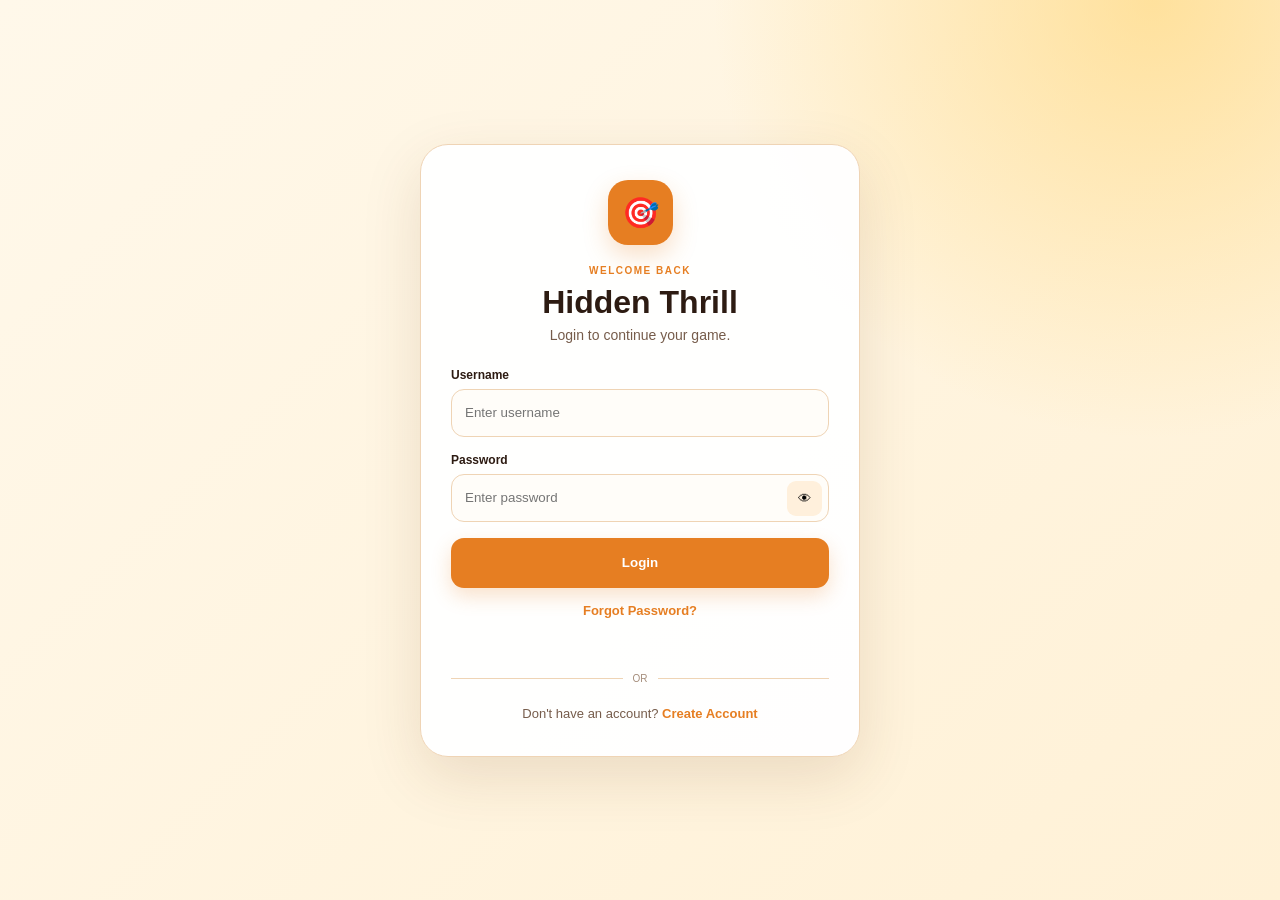
<file: index.html>
<!DOCTYPE html>
<html lang="en">
<head>
    <meta charset="UTF-8">
    <meta name="viewport" content="width=device-width, initial-scale=1.0">
    <title>Hidden Thrill</title>
</head>
<body>

    <script>
        window.location.href = "index(1).html";
    </script>

</body>
</html>
</file>
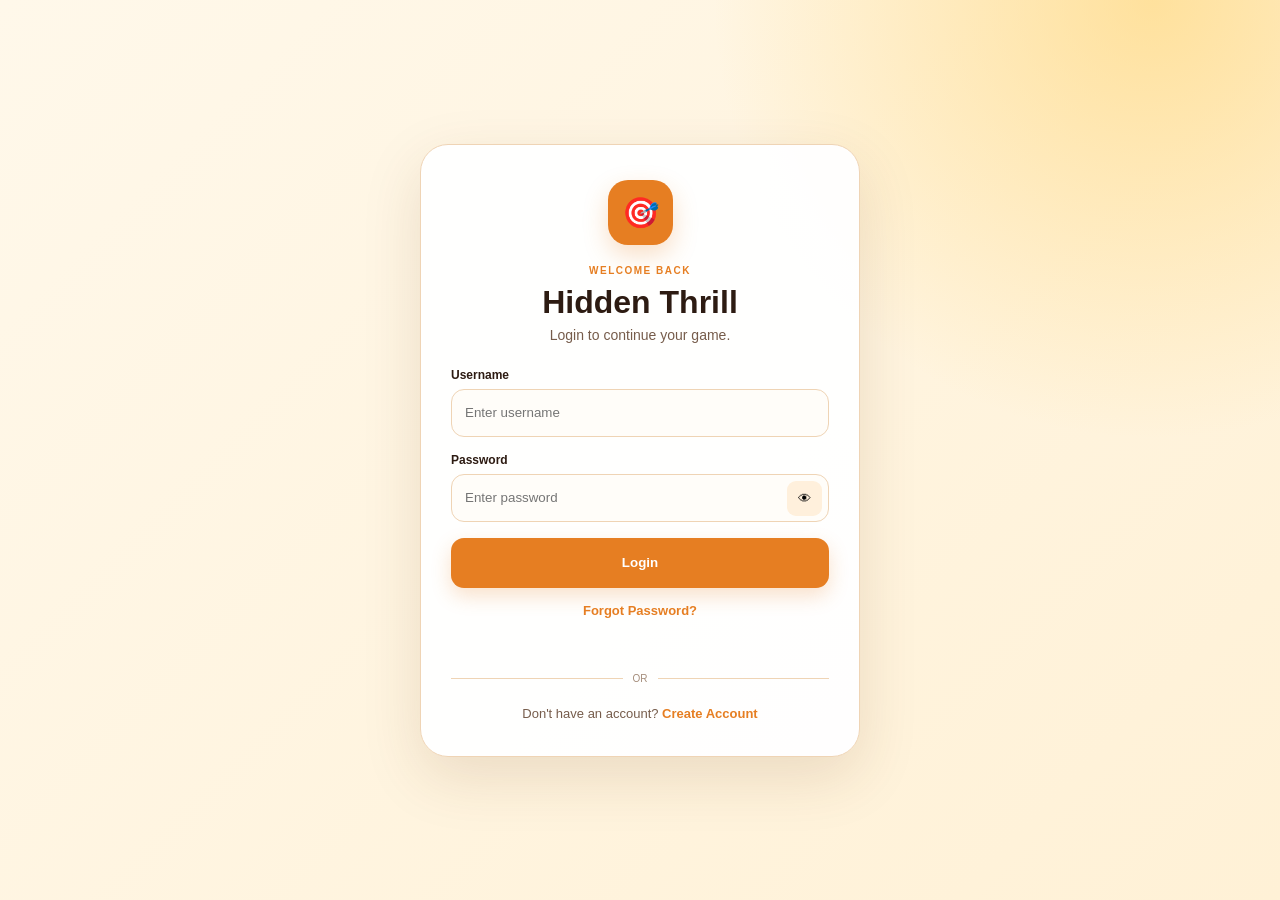
<file: index(1).html>
<!DOCTYPE html>
<html lang="en">
<head>
    <meta charset="UTF-8">
    <meta name="viewport" content="width=device-width, initial-scale=1.0">
    <title>Hidden Thrill</title>
    <link rel="stylesheet" href="style(1).css">
</head>

<body>

    <!-- HOME PAGE -->
    <section id="homePage" class="page active">

        <div class="sun-glow"></div>

        <header class="home-header">

            <div>
                <h1>Hidden Thrill</h1>
                <p data-i18n="tagline">Every Card Hides a Surprise</p>
            </div>

            <div class="home-header-right">

                <div class="user-profile">
                    <span class="profile-icon">👤</span>
                    <span id="profileName">User</span>
                </div>

                <button id="logoutBtn" class="logout-btn">
                    Logout
                </button>

                <div class="language-box">
                    <label for="languageSelect" data-i18n="language">Language</label>
                    <select id="languageSelect">
                        <option value="en">English</option>
                        <option value="te">తెలుగు</option>
                        <option value="hi">हिन्दी</option>
                    </select>
                </div>

            </div>

        </header>


        <main class="home-content">

            <div class="home-hero">
                <div class="hero-icon">🎴</div>
                <h2 data-i18n="welcome">Welcome to Hidden Thrill</h2>
                <p data-i18n="chooseGame">Choose your game and discover what is hidden.</p>
            </div>

            <div class="game-selection">

                <button id="game1Btn" class="game-card game-card-one">
                    <span class="game-number">01</span>
                    <span class="game-icon">🎯</span>
                    <span class="game-title" data-i18n="game1">Game 1</span>
                    <span class="game-description" data-i18n="game1Desc">
                        Lucky cards, mystery rewards and the final Winner Cup.
                    </span>
                    <span class="play-label" data-i18n="playNow">Play Now</span>
                </button>

                <button id="game2Btn" class="game-card game-card-two">
                    <span class="game-number">02</span>
                    <span class="game-icon">✨</span>
                    <span class="game-title" data-i18n="game2">Game 2</span>
                    <span class="game-description" data-i18n="game2Desc">
                        A new hidden challenge is coming soon.
                    </span>
                    <span class="coming-label" data-i18n="arrivingSoon">Arriving Soon</span>
                </button>

            </div>

            <div class="home-buttons">

                <button id="historyBtn" class="secondary-btn">
                    📜 <span data-i18n="history">History</span>
                </button>

                <button id="homeRulesBtn" class="secondary-btn">
                    📖 <span data-i18n="rules">Rules</span>
                </button>

            </div>

        </main>

        <footer>
            <p>Hidden Thrill © 2026</p>
        </footer>

    </section>


    <!-- SETUP PAGE -->
    <section id="setupPage" class="page">

        <div class="setup-container">

            <button id="setupBackBtn" class="back-btn">
                ← <span data-i18n="back">Back</span>
            </button>

            <div class="setup-header">
                <div class="setup-icon">🎮</div>
                <h2 data-i18n="gameSetup">Game Setup</h2>
                <p data-i18n="enterPlayers">Enter player names to begin.</p>
            </div>

            <div class="player-count-box">

                <h3 data-i18n="numberOfPlayers">Number of Players</h3>

                <div class="player-count-options">
                    <button class="player-count-btn active" data-count="2">2</button>
                    <button class="player-count-btn" data-count="4">4</button>
                </div>

            </div>

            <div id="playerInputs" class="player-inputs"></div>

            <button id="startGameBtn" class="primary-btn start-btn">
                🎮 <span data-i18n="startGame">Start Game</span>
            </button>

            <p id="setupError" class="error-message"></p>

        </div>

    </section>


    <!-- GAME PAGE -->
    <section id="gamePage" class="page">

        <div class="game-container">

            <div class="game-topbar">

                <button id="gameExitBtn" class="outline-btn danger-btn">
                    ← <span data-i18n="exit">Exit</span>
                </button>

                <div class="game-top-actions">

                    <button id="gameRulesBtn" class="outline-btn">
                        📖 <span data-i18n="rules">Rules</span>
                    </button>

                    <button id="newGameBtn" class="outline-btn">
                        🔄 <span data-i18n="newGame">New Game</span>
                    </button>

                </div>

            </div>


            <!-- LEADERBOARD ABOVE GAME -->
            <div class="leaderboard-panel">

                <div class="leaderboard-heading">
                    <span>🏆</span>
                    <h2 data-i18n="leaderboard">Leaderboard</h2>
                </div>

                <div id="leaderboard" class="leaderboard"></div>

            </div>


            <!-- CURRENT TURN -->
            <div class="turn-panel">

                <div class="turn-small" data-i18n="currentTurn">
                    Current Turn
                </div>

                <div id="currentTurn" class="current-turn">
                    Player A
                </div>

            </div>


            <!-- LEVEL INFORMATION -->
            <div id="levelPanel" class="level-panel">

                <div id="levelNumber" class="level-number">
                    LEVEL 1
                </div>

                <h2 id="levelTitle">
                    LUCKY START
                </h2>

                <p id="levelRules"></p>

            </div>


            <!-- GAME MESSAGE -->
            <div id="gameMessage" class="game-message"></div>


            <!-- CARDS -->
            <div id="cardsGrid" class="cards-grid"></div>


            <!-- GAME BOTTOM -->
            <div class="game-bottom">

                <button id="bottomHomeBtn" class="secondary-btn">
                    🏠 <span data-i18n="home">Home</span>
                </button>

                <button id="bottomNewGameBtn" class="primary-btn">
                    🔄 <span data-i18n="newGame">New Game</span>
                </button>

            </div>

        </div>

    </section>


    <!-- TRANSITION OVERLAY -->
    <div id="transitionOverlay" class="overlay hidden">

        <div class="transition-box">

            <div class="transition-level" id="transitionLevel">
                LEVEL 2
            </div>

            <h2 id="transitionTitle">
                NEGATIVE ZONE
            </h2>

            <p id="transitionRules"></p>

            <div id="countdownNumber" class="countdown-number">
                5
            </div>

            <p id="transitionMessage"></p>

        </div>

    </div>


    <!-- WINNER OVERLAY -->
    <div id="winnerOverlay" class="overlay winner-overlay hidden">

        <div class="winner-box">

            <div class="winner-trophy">🏆</div>

            <p class="winner-small" data-i18n="winner">WINNER</p>

            <h1 id="winnerName">
                Player A
            </h1>

            <div class="winner-cup">🏆</div>

            <p id="winnerScore" class="winner-score"></p>

            <div class="winner-actions">

                <button id="winnerNewGameBtn" class="primary-btn">
                    🔄 <span data-i18n="newGame">New Game</span>
                </button>

                <button id="winnerHomeBtn" class="secondary-btn">
                    🏠 <span data-i18n="home">Home</span>
                </button>

            </div>

        </div>

    </div>


    <!-- RULES MODAL -->
    <div id="rulesModal" class="modal hidden">

        <div class="modal-box">

            <button id="closeRulesBtn" class="close-btn">×</button>

            <h2>📖 <span data-i18n="rules">Rules</span></h2>

            <div class="rules-mode-buttons">
                <button id="rulesTwoPlayerBtn" class="secondary-btn" type="button">
                    <span data-i18n="rulesViewTwo">2 Player Rules</span>
                </button>
                <button id="rulesFourPlayerBtn" class="secondary-btn" type="button">
                    <span data-i18n="rulesViewFour">4 Player Rules</span>
                </button>
            </div>

            <div id="rulesContent"></div>

        </div>

    </div>


    <!-- HISTORY MODAL -->
    <div id="historyModal" class="modal hidden">

        <div class="modal-box history-box">

            <button id="closeHistoryBtn" class="close-btn">×</button>

            <h2>📜 <span data-i18n="history">History</span></h2>

            <div id="historyContent"></div>

            <button id="clearHistoryBtn" class="secondary-btn clear-history-btn">
                🗑️ <span data-i18n="clearHistory">Clear History</span>
            </button>

        </div>

    </div>

    <div id="welcomePopup" class="welcome-popup-overlay">
        <div class="welcome-popup">
            <h2 id="welcomePopupTitle">Welcome to Hidden Thrill</h2>
            <p id="welcomePopupMessage"></p>
            <button id="welcomePopupClose">OK</button>
        </div>
    </div>


    <script src="script(1).js"></script>

</body>
</html>
</file>
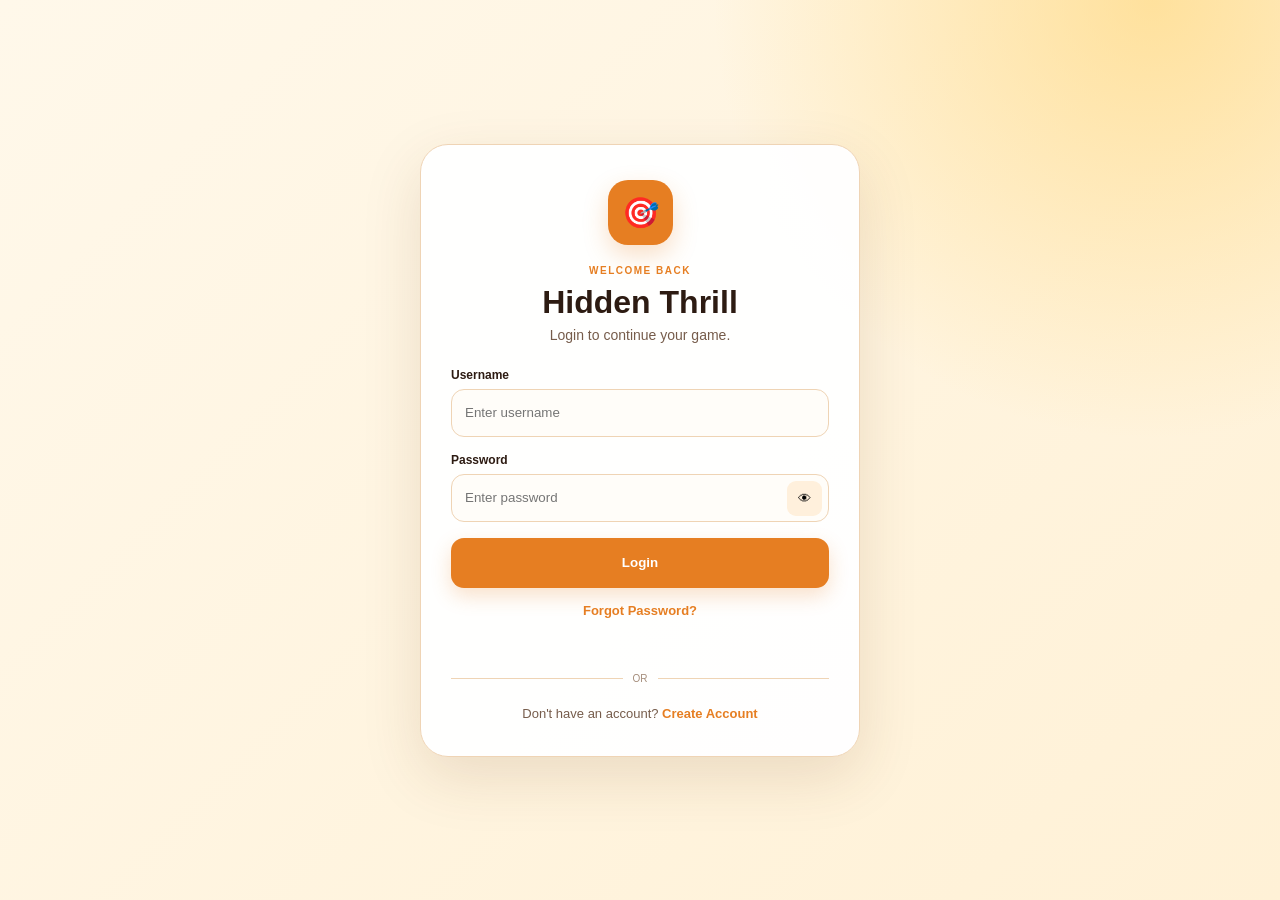
<file: login.html>
<!DOCTYPE html>
<html lang="en">

<head>

    <meta charset="UTF-8">

    <meta
        name="viewport"
        content="width=device-width, initial-scale=1.0"
    >

    <title>Login | Hidden Thrill</title>

    <link
        rel="stylesheet"
        href="auth.css"
    >

</head>

<body>

    <div class="auth-page">

        <div class="auth-card">

            <div class="auth-logo">
                🎯
            </div>

            <span class="auth-eyebrow">
                WELCOME BACK
            </span>

            <h1>
                Hidden Thrill
            </h1>

            <p class="auth-subtitle">
                Login to continue your game.
            </p>


            <form id="loginForm">

                <div class="input-group">

                    <label for="username">
                        Username
                    </label>

                    <input
                        type="text"
                        id="username"
                        autocomplete="username"
                        placeholder="Enter username"
                        required
                    >

                </div>


                <div class="input-group">

                    <label for="password">
                        Password
                    </label>

                    <div class="password-wrapper">

                        <input
                            type="password"
                            id="password"
                            autocomplete="current-password"
                            placeholder="Enter password"
                            required
                        >

                        <button
                            type="button"
                            id="togglePassword"
                            class="eye-btn"
                            aria-label="Show password"
                        >
                            👁
                        </button>

                    </div>

                </div>


                <button
                    type="submit"
                    class="auth-btn"
                >
                    Login
                </button>


                <button
                    type="button"
                    id="forgotPasswordBtn"
                    class="forgot-btn"
                >
                    Forgot Password?
                </button>


                <div
                    id="loginMessage"
                    class="auth-message"
                ></div>

            </form>


            <div class="auth-divider">
                <span>OR</span>
            </div>


            <p class="register-text">

                Don't have an account?

                <a href="register.html">
                    Create Account
                </a>

            </p>

        </div>

    </div>


    <!-- FORGOT PASSWORD MODAL -->

    <div
        id="forgotModal"
        class="auth-modal hidden"
    >

        <div class="forgot-card">

            <button
                id="closeForgot"
                class="close-auth-modal"
            >
                ×
            </button>


            <div class="forgot-icon">
                🔐
            </div>


            <h2>
                Reset Password
            </h2>


            <p>
                Enter your username and create a new password.
            </p>


            <form id="forgotForm">

                <div class="input-group">

                    <label for="forgotUsername">
                        Username
                    </label>

                    <input
                        type="text"
                        id="forgotUsername"
                        placeholder="Enter username"
                        required
                    >

                </div>


                <div class="input-group">

                    <label for="newPassword">
                        New Password
                    </label>

                    <div class="password-wrapper">

                        <input
                            type="password"
                            id="newPassword"
                            placeholder="New password"
                            required
                        >

                        <button
                            type="button"
                            id="toggleNewPassword"
                            class="eye-btn"
                        >
                            👁
                        </button>

                    </div>

                </div>


                <div class="input-group">

                    <label for="confirmNewPassword">
                        Confirm Password
                    </label>

                    <div class="password-wrapper">

                        <input
                            type="password"
                            id="confirmNewPassword"
                            placeholder="Confirm password"
                            required
                        >

                        <button
                            type="button"
                            id="toggleConfirmPassword"
                            class="eye-btn"
                        >
                            👁
                        </button>

                    </div>

                </div>


                <button
                    type="submit"
                    class="auth-btn"
                >
                    Reset Password
                </button>


                <div
                    id="forgotMessage"
                    class="auth-message"
                ></div>

            </form>

        </div>

    </div>


    <script src="login.js"></script>

</body>

</html>
</file>
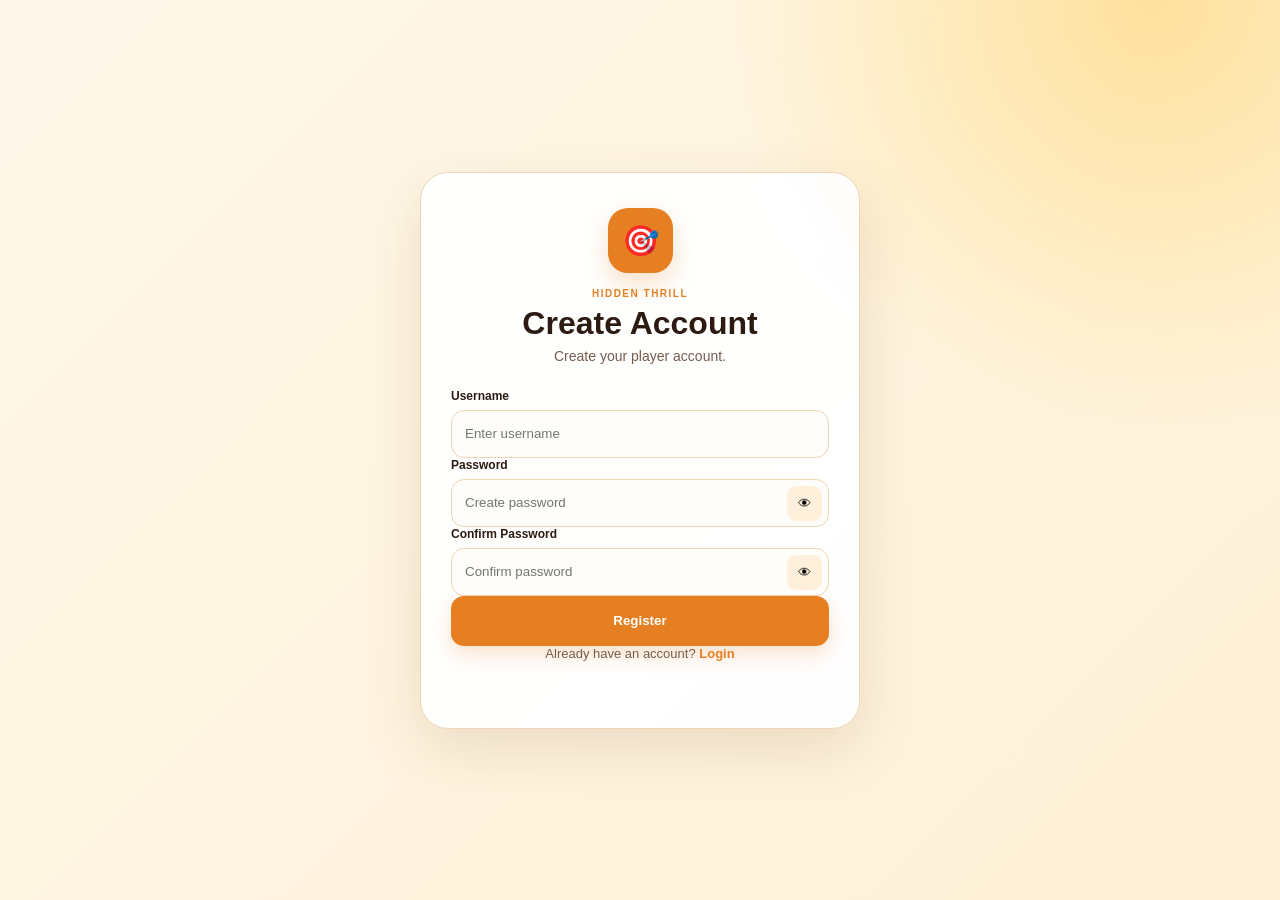
<file: register.html>
<!DOCTYPE html>
<html lang="en">

<head>

    <meta charset="UTF-8">

    <meta
        name="viewport"
        content="width=device-width, initial-scale=1.0"
    >

    <title>Register — Hidden Thrill</title>

    <link
        rel="stylesheet"
        href="auth.css"
    >

</head>

<body>

    <div class="auth-page">

        <div class="auth-card">

            <div class="auth-logo">
                🎯
            </div>

            <p class="eyebrow">
                HIDDEN THRILL
            </p>

            <h1>
                Create Account
            </h1>

            <p class="sub">
                Create your player account.
            </p>


            <form id="registerForm">

                <label for="username">
                    Username
                </label>

                <input
                    id="username"
                    type="text"
                    required
                    minlength="4"
                    maxlength="20"
                    pattern="[A-Za-z0-9]+"
                    autocomplete="username"
                    placeholder="Enter username"
                >


                <label for="password">
                    Password
                </label>

                <div class="password-box">

                    <input
                        id="password"
                        type="password"
                        required
                        minlength="4"
                        autocomplete="new-password"
                        placeholder="Create password"
                    >

                    <button
                        type="button"
                        class="eye"
                        data-target="password"
                    >
                        👁
                    </button>

                </div>


                <label for="confirmPassword">
                    Confirm Password
                </label>

                <div class="password-box">

                    <input
                        id="confirmPassword"
                        type="password"
                        required
                        minlength="4"
                        autocomplete="new-password"
                        placeholder="Confirm password"
                    >

                    <button
                        type="button"
                        class="eye"
                        data-target="confirmPassword"
                    >
                        👁
                    </button>

                </div>


                <button
                    class="auth-btn"
                    type="submit"
                >
                    Register
                </button>

            </form>


            <p class="switch">

                Already have an account?

                <a href="login.html">
                    Login
                </a>

            </p>


            <p
                id="message"
                class="message"
            ></p>

        </div>

    </div>


    <script src="register.js"></script>

</body>

</html>
</file>
<file: style(1).css>
* {
    box-sizing: border-box;
    margin: 0;
    padding: 0;
}

:root {
    --cream: #fff4df;
    --cream-dark: #ffe8c2;
    --orange: #e67e22;
    --orange-dark: #c96513;
    --gold: #ffd166;
    --brown: #4b2e1f;
    --brown-light: #795548;
    --white: #ffffff;
    --green: #2e8b57;
    --red: #c0392b;
    --purple: #6558c8;
    --l1: #f4b400;
    --l2: #6558c8;
    --l3: #9b59b6;
    --l4: #d4a017;
    --l5: #e67e22;
}

body {
    font-family: Arial, Helvetica, sans-serif;
    background:
        radial-gradient(circle at 95% 0%, rgba(255, 209, 102, 0.55), transparent 28%),
        var(--cream);
    color: var(--brown);
    min-height: 100vh;
}

button,
select,
input {
    font: inherit;
}

button {
    cursor: pointer;
}

.page {
    display: none;
    min-height: 100vh;
}

.page.active {
    display: block;
}

/* HOME */

.home-header {
    width: min(1200px, 94%);
    margin: auto;
    padding: 28px 0 10px;
    display: flex;
    justify-content: space-between;
    align-items: center;
    gap: 20px;
}

.home-header h1 {
    font-size: clamp(2rem, 5vw, 3.5rem);
    color: var(--orange);
    font-weight: 900;
}

.home-header p {
    margin-top: 5px;
    color: var(--brown-light);
    font-size: 1rem;
}

.language-box {
    background: rgba(255, 255, 255, 0.85);
    border: 1px solid #f0d2a5;
    border-radius: 16px;
    padding: 10px 14px;
    display: flex;
    align-items: center;
    gap: 10px;
    box-shadow: 0 8px 20px rgba(104, 64, 20, 0.08);
}

.language-box label {
    font-size: 0.85rem;
    font-weight: bold;
}

.language-box select {
    border: 0;
    background: transparent;
    color: var(--brown);
    font-weight: bold;
    outline: none;
}

.home-content {
    width: min(1100px, 94%);
    margin: 25px auto 0;
    text-align: center;
}

.home-hero {
    padding: 25px 15px;
}

.hero-icon {
    font-size: 4rem;
    margin-bottom: 12px;
    animation: floating 3s ease-in-out infinite;
}

.home-hero h2 {
    font-size: clamp(1.5rem, 4vw, 2.5rem);
    margin-bottom: 8px;
}

.home-hero p {
    color: var(--brown-light);
}

@keyframes floating {
    0%, 100% {
        transform: translateY(0);
    }

    50% {
        transform: translateY(-7px);
    }
}

.game-selection {
    display: grid;
    grid-template-columns: repeat(2, minmax(0, 1fr));
    gap: 25px;
    margin-top: 20px;
}

.game-card {
    border: 0;
    min-height: 300px;
    border-radius: 30px;
    padding: 30px;
    text-align: left;
    position: relative;
    overflow: hidden;
    display: flex;
    flex-direction: column;
    align-items: flex-start;
    justify-content: center;
    transition: 0.25s ease;
    box-shadow: 0 15px 35px rgba(80, 45, 15, 0.12);
}

.game-card:hover {
    transform: translateY(-7px);
    box-shadow: 0 22px 45px rgba(80, 45, 15, 0.18);
}

.game-card-one {
    background: linear-gradient(145deg, #fff, #ffe2a8);
}

.game-card-two {
    background: linear-gradient(145deg, #fff, #eadcff);
}

.game-number {
    position: absolute;
    right: 25px;
    top: 20px;
    font-size: 3.5rem;
    font-weight: 900;
    opacity: 0.12;
}

.game-icon {
    font-size: 3rem;
    margin-bottom: 15px;
}

.game-title {
    font-size: 2rem;
    font-weight: 900;
}

.game-description {
    color: var(--brown-light);
    line-height: 1.5;
    margin: 10px 0 20px;
    max-width: 450px;
}

.play-label,
.coming-label {
    background: var(--orange);
    color: white;
    padding: 10px 18px;
    border-radius: 30px;
    font-weight: bold;
}

.coming-label {
    background: #7d6a9d;
}

.home-buttons {
    display: flex;
    justify-content: center;
    gap: 12px;
    margin: 25px 0 40px;
}

.secondary-btn,
.primary-btn,
.outline-btn,
.back-btn {
    min-height: 44px;
    border-radius: 12px;
    padding: 10px 18px;
    font-weight: 700;
    border: 0;
    transition: 0.2s ease;
}

.primary-btn {
    background: var(--orange);
    color: white;
    box-shadow: 0 7px 18px rgba(230, 126, 34, 0.22);
}

.primary-btn:hover {
    background: var(--orange-dark);
    transform: translateY(-2px);
}

.secondary-btn {
    background: white;
    color: var(--brown);
    border: 1px solid #e6cba7;
}

.secondary-btn:hover {
    background: var(--cream-dark);
    transform: translateY(-2px);
}

footer {
    text-align: center;
    padding: 15px;
    color: #94765e;
    font-size: 0.8rem;
}

/* SETUP */

.setup-container {
    width: min(700px, 94%);
    margin: auto;
    padding: 25px 0 50px;
}

.back-btn {
    background: transparent;
    color: var(--brown);
    padding-left: 0;
}

.setup-header {
    text-align: center;
    padding: 20px 0;
}

.setup-icon {
    font-size: 3rem;
}

.setup-header h2 {
    margin: 8px 0;
    font-size: 2rem;
}

.setup-header p {
    color: var(--brown-light);
}

.player-count-box {
    background: white;
    padding: 22px;
    border-radius: 20px;
    box-shadow: 0 10px 25px rgba(80, 45, 15, 0.08);
    text-align: center;
}

.player-count-options {
    display: flex;
    justify-content: center;
    gap: 12px;
    margin-top: 15px;
}

.player-count-btn {
    width: 75px;
    height: 55px;
    border: 2px solid #e7cda8;
    background: white;
    border-radius: 14px;
    color: var(--brown);
    font-size: 1.2rem;
    font-weight: bold;
}

.player-count-btn.active {
    background: var(--orange);
    color: white;
    border-color: var(--orange);
}

.player-inputs {
    display: grid;
    gap: 12px;
    margin-top: 18px;
}

.player-input-row {
    background: white;
    border-radius: 16px;
    padding: 12px;
    display: flex;
    align-items: center;
    gap: 12px;
    box-shadow: 0 7px 18px rgba(80, 45, 15, 0.07);
}

.player-badge {
    min-width: 45px;
    height: 45px;
    border-radius: 50%;
    background: var(--gold);
    display: grid;
    place-items: center;
    font-weight: 900;
}

.player-input-row input {
    flex: 1;
    border: 1px solid #e2c8a4;
    border-radius: 10px;
    padding: 12px;
    outline: none;
    color: var(--brown);
}

.player-input-row input:focus {
    border-color: var(--orange);
}

.start-btn {
    width: 100%;
    margin-top: 20px;
}

.error-message {
    color: var(--red);
    text-align: center;
    margin-top: 10px;
    min-height: 20px;
    font-weight: bold;
}

/* GAME */

.game-container {
    width: min(1200px, 94%);
    margin: auto;
    padding: 18px 0 40px;
}

.game-topbar {
    display: flex;
    justify-content: space-between;
    align-items: center;
    gap: 15px;
}

.game-top-actions {
    display: flex;
    gap: 10px;
}

.outline-btn {
    background: rgba(255, 255, 255, 0.8);
    color: var(--brown);
    border: 1px solid #dfc29b;
}

.outline-btn:hover {
    background: white;
    transform: translateY(-2px);
}

.danger-btn {
    color: var(--red);
}

/* LEADERBOARD */

.leaderboard-panel {
    background: rgba(255, 255, 255, 0.9);
    border-radius: 20px;
    padding: 16px;
    margin-top: 15px;
    box-shadow: 0 10px 25px rgba(80, 45, 15, 0.08);
}

.leaderboard-heading {
    display: flex;
    align-items: center;
    gap: 8px;
    margin-bottom: 12px;
}

.leaderboard-heading span {
    font-size: 1.4rem;
}

.leaderboard-heading h2 {
    font-size: 1.1rem;
}

.leaderboard {
    display: grid;
    grid-template-columns: repeat(4, minmax(0, 1fr));
    gap: 10px;
}

.leader-row {
    min-height: 65px;
    background: #fffaf1;
    border: 1px solid #ead5b7;
    border-radius: 14px;
    padding: 9px 12px;
    display: flex;
    align-items: center;
    gap: 10px;
}

.leader-position {
    width: 28px;
    height: 28px;
    border-radius: 50%;
    display: grid;
    place-items: center;
    background: var(--gold);
    font-size: 0.8rem;
    font-weight: 900;
}

.leader-info {
    flex: 1;
    min-width: 0;
}

.leader-name {
    font-weight: 800;
    white-space: nowrap;
    overflow: hidden;
    text-overflow: ellipsis;
}

.leader-score {
    font-size: 0.9rem;
    color: var(--orange-dark);
    font-weight: 900;
    margin-top: 3px;
}

.eliminated {
    opacity: 0.55;
}

/* TURN */

.turn-panel {
    background: var(--brown);
    color: white;
    border-radius: 18px;
    margin-top: 15px;
    padding: 13px 18px;
    text-align: center;
}

.turn-small {
    font-size: 0.75rem;
    opacity: 0.75;
    text-transform: uppercase;
    letter-spacing: 1px;
}

.current-turn {
    font-size: 1.35rem;
    font-weight: 900;
    margin-top: 3px;
}

/* LEVEL */

.level-panel {
    margin-top: 15px;
    background: white;
    border-radius: 22px;
    padding: 22px;
    text-align: center;
    border-top: 7px solid var(--l1);
    box-shadow: 0 10px 25px rgba(80, 45, 15, 0.08);
}

.level-number {
    font-size: 0.8rem;
    font-weight: 900;
    letter-spacing: 2px;
    color: var(--orange-dark);
}

.level-panel h2 {
    font-size: clamp(1.5rem, 4vw, 2.2rem);
    margin: 5px 0;
}

.level-panel p {
    color: var(--brown-light);
    line-height: 1.5;
}

.game-message {
    text-align: center;
    min-height: 34px;
    padding: 10px;
    font-weight: 800;
    color: var(--orange-dark);
}

/* CARDS */

.cards-grid {
    width: 100%;
    min-height: 290px;
    display: grid;
    grid-template-columns: repeat(10, 1fr);
    gap: 12px;
    align-content: center;
    justify-content: center;
    padding: 22px;
    background: rgba(255, 255, 255, 0.45);
    border-radius: 25px;
}

.game-card-item {
    aspect-ratio: 1 / 1;
    min-width: 0;
    border: 0;
    border-radius: 13px;
    background:
        linear-gradient(145deg, #fff, #e8d6bd);
    box-shadow:
        0 6px 0 #c9b296,
        0 8px 16px rgba(75, 46, 31, 0.12);
    color: transparent;
    transition: 0.2s ease;
    position: relative;
    overflow: hidden;
}

.game-card-item::before {
    content: "";
    position: absolute;
    inset: 6px;
    border: 2px solid rgba(75, 46, 31, 0.12);
    border-radius: 8px;
}

.game-card-item:hover:not(:disabled) {
    transform: translateY(-5px) rotate(1deg);
    box-shadow:
        0 9px 0 #c9b296,
        0 13px 21px rgba(75, 46, 31, 0.16);
}

.game-card-item:active:not(:disabled) {
    transform: translateY(4px);
    box-shadow: 0 3px 0 #c9b296;
}

.game-card-item.revealed {
    color: var(--brown);
    background: white;
    box-shadow: 0 5px 13px rgba(75, 46, 31, 0.12);
}

.game-card-item.revealed::before {
    display: none;
}

.game-card-item.positive-card.revealed .card-value {
    color: #2e8b57;
}

.game-card-item.negative-card.revealed .card-value {
    color: #d64545;
}

.game-card-item.positive-card .card-value {
    color: #2e8b57;
}

.game-card-item.negative-card .card-value {
    color: #d64545;
}

.card-value {
    font-size: clamp(1.1rem, 2.7vw, 1.8rem);
    font-weight: 900;
    position: relative;
    z-index: 2;
}

.card-label {
    display: block;
    font-size: 0.65rem;
    margin-top: 3px;
    position: relative;
    z-index: 2;
}

.cards-grid.level-2 {
    grid-template-columns: repeat(8, 1fr);
}

.cards-grid.level-3 {
    grid-template-columns: repeat(8, 1fr);
}

.cards-grid.level-4 {
    grid-template-columns: repeat(4, 1fr);
    max-width: 650px;
    margin: auto;
}

.cards-grid.level-5 {
    grid-template-columns: repeat(3, 1fr);
    max-width: 550px;
    min-height: 230px;
    margin: auto;
    gap: 22px;
}

.cards-grid.level-5 .game-card-item {
    min-height: 120px;
    border-radius: 18px;
}

.cards-grid.level-5 .card-value {
    font-size: 1.5rem;
}

/* GAME BOTTOM */

.game-bottom {
    display: flex;
    justify-content: center;
    gap: 12px;
    margin-top: 25px;
}

/* OVERLAY */

.overlay {
    position: fixed;
    inset: 0;
    z-index: 1000;
    background: rgba(55, 31, 16, 0.78);
    display: grid;
    place-items: center;
    padding: 20px;
}

.hidden {
    display: none !important;
}

.transition-box {
    width: min(500px, 94%);
    background: var(--cream);
    border-radius: 30px;
    padding: 35px 25px;
    text-align: center;
    box-shadow: 0 25px 70px rgba(0, 0, 0, 0.3);
}

.transition-level {
    font-size: 0.9rem;
    font-weight: 900;
    letter-spacing: 3px;
    color: var(--orange);
}

.transition-box h2 {
    font-size: 2rem;
    margin: 8px 0 10px;
}

.transition-box p {
    color: var(--brown-light);
    line-height: 1.5;
}

.countdown-number {
    width: 100px;
    height: 100px;
    border-radius: 50%;
    background: var(--orange);
    color: white;
    display: grid;
    place-items: center;
    font-size: 3.5rem;
    font-weight: 900;
    margin: 25px auto;
    animation: countdownPulse 1s infinite;
}

@keyframes countdownPulse {
    0% {
        transform: scale(0.9);
    }

    50% {
        transform: scale(1.05);
    }

    100% {
        transform: scale(0.9);
    }
}

/* WINNER */

.winner-overlay {
    background:
        radial-gradient(circle at center, rgba(255, 209, 102, 0.22), rgba(55, 31, 16, 0.94));
}

.winner-box {
    width: min(650px, 95%);
    background: linear-gradient(145deg, #fff8e9, #ffe2a8);
    border-radius: 35px;
    padding: 40px 25px;
    text-align: center;
    box-shadow: 0 30px 100px rgba(0, 0, 0, 0.4);
    animation: winnerIn 0.6s ease;
}

@keyframes winnerIn {
    from {
        opacity: 0;
        transform: scale(0.7);
    }

    to {
        opacity: 1;
        transform: scale(1);
    }
}

.winner-trophy {
    font-size: 4rem;
}

.winner-small {
    margin-top: 10px;
    font-size: 0.85rem;
    font-weight: 900;
    letter-spacing: 4px;
    color: var(--orange-dark);
}

.winner-box h1 {
    font-size: clamp(2.2rem, 8vw, 4rem);
    margin: 5px 0;
    color: var(--brown);
    overflow-wrap: anywhere;
}

.winner-cup {
    font-size: 5rem;
    animation: cupBounce 1.5s infinite;
}

@keyframes cupBounce {
    0%, 100% {
        transform: translateY(0);
    }

    50% {
        transform: translateY(-10px);
    }
}

.winner-score {
    font-weight: 900;
    font-size: 1.2rem;
}

.winner-actions {
    display: flex;
    justify-content: center;
    gap: 12px;
    margin-top: 25px;
}

/* MODALS */

.modal {
    position: fixed;
    inset: 0;
    z-index: 900;
    background: rgba(55, 31, 16, 0.65);
    display: grid;
    place-items: center;
    padding: 20px;
}

.modal-box {
    width: min(650px, 95%);
    max-height: 85vh;
    overflow-y: auto;
    background: var(--cream);
    border-radius: 25px;
    padding: 30px;
    position: relative;
    box-shadow: 0 25px 70px rgba(0, 0, 0, 0.25);
}

.modal-box h2 {
    margin-bottom: 20px;
}

.close-btn {
    position: absolute;
    right: 15px;
    top: 12px;
    width: 38px;
    height: 38px;
    border: 0;
    border-radius: 50%;
    background: white;
    font-size: 1.5rem;
    color: var(--brown);
}

.rule-section {
    background: white;
    border-radius: 15px;
    padding: 15px;
    margin-bottom: 12px;
}

.rule-section h3 {
    margin-bottom: 7px;
    color: var(--orange-dark);
}

.rule-section p {
    line-height: 1.5;
    color: var(--brown-light);
}

.history-item {
    background: white;
    border-radius: 16px;
    padding: 15px;
    margin-bottom: 12px;
    border: 1px solid #ecd4b4;
}

.history-item h3 {
    margin-bottom: 5px;
}

.history-item p {
    color: var(--brown-light);
    margin: 3px 0;
}

.history-players {
    margin-top: 10px;
    display: grid;
    gap: 5px;
}

.history-player {
    padding: 7px 10px;
    background: #fff8eb;
    border-radius: 8px;
}

.clear-history-btn {
    width: 100%;
    margin-top: 10px;
}

/* RESPONSIVE */

@media (max-width: 900px) {

    .game-selection {
        grid-template-columns: 1fr;
    }

    .leaderboard {
        grid-template-columns: repeat(2, 1fr);
    }

    .cards-grid {
        grid-template-columns: repeat(8, 1fr);
    }

    .cards-grid.level-2,
    .cards-grid.level-3 {
        grid-template-columns: repeat(8, 1fr);
    }
}

@media (max-width: 650px) {

    .home-header {
        flex-direction: column;
        align-items: stretch;
        text-align: center;
    }

    .language-box {
        justify-content: center;
    }

    .game-topbar {
        flex-wrap: wrap;
    }

    .game-top-actions {
        width: 100%;
        display: grid;
        grid-template-columns: 1fr 1fr;
    }

    .game-topbar > .outline-btn {
        flex: 1;
    }

    .leaderboard {
        grid-template-columns: repeat(2, 1fr);
    }

    .cards-grid {
        min-height: 260px;
        padding: 18px;
        gap: 10px;
        grid-template-columns: repeat(5, 1fr);
    }

    .cards-grid.level-2,
    .cards-grid.level-3 {
        grid-template-columns: repeat(4, 1fr);
    }

    .cards-grid.level-4 {
        grid-template-columns: repeat(4, 1fr);
        gap: 13px;
    }

    .cards-grid.level-5 {
        grid-template-columns: repeat(3, 1fr);
        gap: 10px;
        padding: 13px;
    }

    .cards-grid.level-5 .game-card-item {
        min-height: 90px;
    }

    .game-card-item {
        border-radius: 10px;
    }

    .game-message {
        font-size: 0.9rem;
    }

    /* Keep leaderboard and current turn visible while scrolling */

    .leaderboard-panel {
        position: sticky;
        top: 0;
        z-index: 50;
    }

    .turn-panel {
        position: sticky;
        top: 0;
        z-index: 49;
    }
}

@media (max-width: 450px) {

    .home-content,
    .game-container,
    .setup-container {
        width: 92%;
    }

    .game-card {
        min-height: 270px;
        padding: 25px;
    }

    .game-title {
        font-size: 1.7rem;
    }

    .leaderboard {
        grid-template-columns: 1fr 1fr;
        gap: 7px;
    }

    .leader-row {
        padding: 8px;
    }

    .leader-position {
        min-width: 25px;
        width: 25px;
        height: 25px;
    }

    .leader-name {
        font-size: 0.85rem;
    }

    .leader-score {
        font-size: 0.78rem;
    }

    .cards-grid {
        min-height: 230px;
        padding: 13px;
        gap: 8px;
        grid-template-columns: repeat(4, 1fr);
    }

    .cards-grid.level-2,
    .cards-grid.level-3 {
        grid-template-columns: repeat(4, 1fr);
    }

    .cards-grid.level-4 {
        grid-template-columns: repeat(2, 1fr);
        max-width: 300px;
        gap: 15px;
    }

    .cards-grid.level-5 {
        max-width: 340px;
        min-height: 200px;
    }

    .cards-grid.level-5 .game-card-item {
        min-height: 85px;
    }

    .home-buttons,
    .winner-actions,
    .game-bottom {
        flex-direction: column;
    }

    .home-buttons button,
    .winner-actions button,
    .game-bottom button {
        width: 100%;
    }

    .player-input-row {
        padding: 9px;
    }

    .player-badge {
        min-width: 38px;
        height: 38px;
    }
}

body.winner-open {
    overflow: hidden;
}

/* =========================
   USER PROFILE & LOGOUT
   ========================= */

.home-header-right {
    display: flex;
    align-items: center;
    gap: 15px;
}

.user-profile {
    display: flex;
    align-items: center;
    gap: 7px;
    font-weight: bold;
}

.profile-icon {
    font-size: 20px;
}

#profileName {
    max-width: 150px;
    overflow: hidden;
    text-overflow: ellipsis;
    white-space: nowrap;
}

.logout-btn {
    padding: 8px 14px;
    border: 1px solid #ef4444;
    border-radius: 8px;
    background: transparent;
    color: #ef4444;
    font-weight: bold;
    cursor: pointer;
}

.logout-btn:hover {
    background: #ef4444;
    color: white;
}

@media (max-width: 700px) {

    .home-header-right {
        flex-wrap: wrap;
        justify-content: flex-end;
    }

    #profileName {
        max-width: 100px;
    }
}

/* Welcome Popup */

.welcome-popup-overlay {
    position: fixed;
    top: 0;
    left: 0;
    width: 100%;
    height: 100%;
    background: rgba(0, 0, 0, 0.65);
    display: flex;
    justify-content: center;
    align-items: center;
    z-index: 9999;
}

.welcome-popup {
    width: 600px;
    max-width: 85%;
    padding: 40px;
    border-radius: 18px;
    text-align: center;
    background: white;
    box-shadow: 0 10px 40px rgba(0, 0, 0, 0.4);
}

.welcome-popup h2 {
    font-size: 32px;
    margin-bottom: 25px;
}

.welcome-popup p {
    font-size: 22px;
    line-height: 1.6;
    margin-bottom: 30px;
}

.welcome-popup button {
    padding: 12px 35px;
    font-size: 18px;
    border: none;
    border-radius: 10px;
    cursor: pointer;
}

.welcome-popup-overlay.hidden {
    display: none;
}

/* LEVEL 2 CARD SWAP ANIMATION */
.game-card-item {
    will-change: transform;
}
</file>
<file: auth.css>
:root {
    --cream: #fff1d6;
    --white: #ffffff;
    --orange: #e67e22;
    --orange-dark: #c85f0b;
    --brown: #2d1b12;
    --brown-light: #765c4b;
    --border: #efd4b5;
}

* {
    box-sizing: border-box;
    margin: 0;
    padding: 0;
}

body {
    min-height: 100vh;

    font-family:
        Arial,
        Helvetica,
        sans-serif;

    color: var(--brown);

    background:
        radial-gradient(
            circle at 90% 0%,
            rgba(255, 209, 102, 0.55),
            transparent 30%
        ),
        linear-gradient(
            135deg,
            #fff8ea,
            var(--cream)
        );
}

.auth-page {
    min-height: 100vh;

    display: grid;

    place-items: center;

    padding: 20px;
}

.auth-card {
    width: min(440px, 100%);

    padding: 35px 30px;

    background:
        rgba(255, 255, 255, 0.96);

    border:
        1px solid var(--border);

    border-radius: 28px;

    box-shadow:
        0 20px 60px
        rgba(100, 55, 15, 0.13);

    text-align: center;
}

.auth-logo {
    width: 65px;
    height: 65px;

    margin: 0 auto 15px;

    display: grid;

    place-items: center;

    border-radius: 20px;

    background:
        var(--orange);

    font-size: 30px;

    box-shadow:
        0 10px 25px
        rgba(230, 126, 34, 0.25);
}

.auth-eyebrow {
    color: var(--orange);

    font-size: 10px;

    font-weight: 900;

    letter-spacing: 1.5px;
}

.eyebrow {
    color: var(--orange);

    font-size: 10px;

    font-weight: 900;

    letter-spacing: 1.5px;
}

.auth-card h1 {
    margin-top: 6px;

    font-size: 32px;
}

.auth-subtitle,
.sub {
    margin-top: 6px;

    color: var(--brown-light);

    font-size: 14px;
}

#loginForm {
    margin-top: 25px;
}

#registerForm {
    margin-top: 25px;

    text-align: left;
}

.input-group {
    margin-bottom: 16px;

    text-align: left;
}

.input-group label,
#registerForm > label {
    display: block;

    margin-bottom: 7px;

    font-size: 12px;

    font-weight: 800;
}

.input-group input,
#registerForm > input,
.password-box input {
    width: 100%;

    height: 48px;

    padding: 0 13px;

    border:
        1px solid var(--border);

    border-radius: 13px;

    outline: none;

    background:
        #fffdf9;

    color: var(--brown);
}

.input-group input:focus,
#registerForm > input:focus,
.password-box input:focus {
    border-color:
        var(--orange);

    box-shadow:
        0 0 0 3px
        rgba(230, 126, 34, 0.10);
}

.password-wrapper,
.password-box {
    position: relative;
}

.password-wrapper input,
.password-box input {
    padding-right: 48px;
}

.eye-btn,
.eye {
    position: absolute;

    right: 7px;
    top: 7px;

    width: 35px;
    height: 35px;

    border: none;

    border-radius: 9px;

    background:
        #fff0dc;

    cursor: pointer;
}

.auth-btn {
    width: 100%;

    height: 50px;

    border: none;

    border-radius: 13px;

    background:
        var(--orange);

    color: white;

    font-weight: 800;

    cursor: pointer;

    box-shadow:
        0 8px 20px
        rgba(230, 126, 34, 0.23);

    transition:
        transform 0.2s ease,
        background 0.2s ease;
}

.auth-btn:hover {
    background:
        var(--orange-dark);

    transform:
        translateY(-2px);
}

.auth-btn:active {
    transform:
        scale(0.98);
}

.forgot-btn {
    margin-top: 15px;

    border: none;

    background: none;

    color: var(--orange);

    font-size: 13px;

    font-weight: 700;

    cursor: pointer;
}

.auth-message,
.message {
    min-height: 20px;

    margin-top: 12px;

    font-size: 12px;

    font-weight: 700;
}

.auth-message.error {
    color:
        #c0392b;
}

.auth-message.success {
    color:
        #248a45;
}

.auth-divider {
    display: flex;

    align-items: center;

    gap: 10px;

    margin: 22px 0;

    color:
        #a58d7b;

    font-size: 10px;
}

.auth-divider::before,
.auth-divider::after {
    content: "";

    flex: 1;

    height: 1px;

    background:
        var(--border);
}

.register-text,
.switch {
    color:
        var(--brown-light);

    font-size: 13px;
}

.register-text a,
.switch a {
    color:
        var(--orange);

    font-weight: 800;

    text-decoration: none;
}

.auth-modal {
    position: fixed;

    inset: 0;

    z-index: 100;

    display: grid;

    place-items: center;

    padding: 20px;

    background:
        rgba(40, 25, 15, 0.62);

    backdrop-filter:
        blur(6px);
}

.forgot-card {
    position: relative;

    width: min(430px, 100%);

    padding: 30px;

    background:
        #fffaf2;

    border-radius: 25px;

    box-shadow:
        0 25px 70px
        rgba(0, 0, 0, 0.25);
}

.close-auth-modal {
    position: absolute;

    right: 14px;
    top: 14px;

    width: 35px;
    height: 35px;

    border: none;

    border-radius: 50%;

    background:
        #fff0dc;

    font-size: 21px;

    cursor: pointer;
}

.forgot-icon {
    font-size: 45px;

    margin-bottom: 10px;
}

.forgot-card h2 {
    font-size: 27px;
}

.forgot-card > p {
    margin-top: 6px;

    color:
        var(--brown-light);

    line-height: 1.5;

    font-size: 13px;
}

#forgotForm {
    margin-top: 22px;
}

.hidden {
    display: none !important;
}

@media (max-width: 500px) {

    .auth-page {
        padding: 12px;
    }

    .auth-card {
        padding: 28px 20px;

        border-radius: 22px;
    }

    .auth-card h1 {
        font-size: 28px;
    }

    .forgot-card {
        padding: 25px 19px;

        border-radius: 21px;
    }

}
</file>
